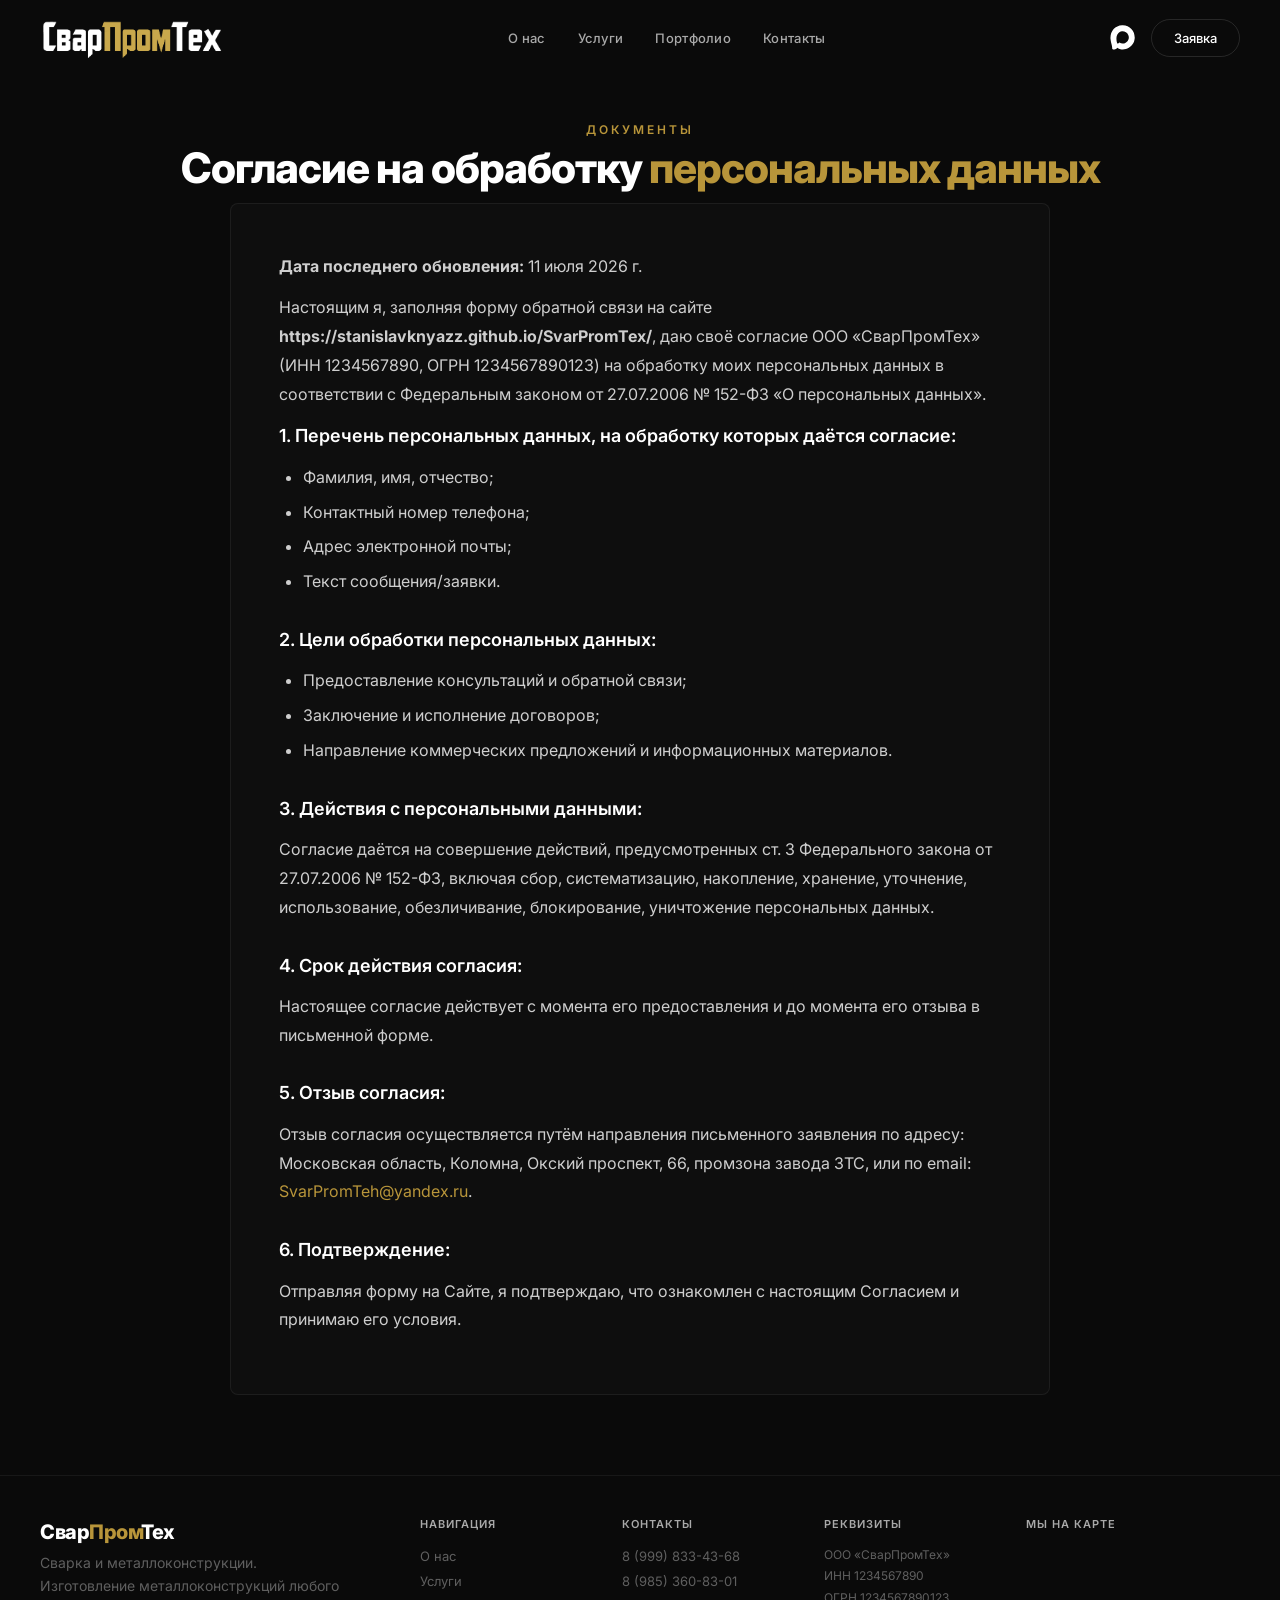
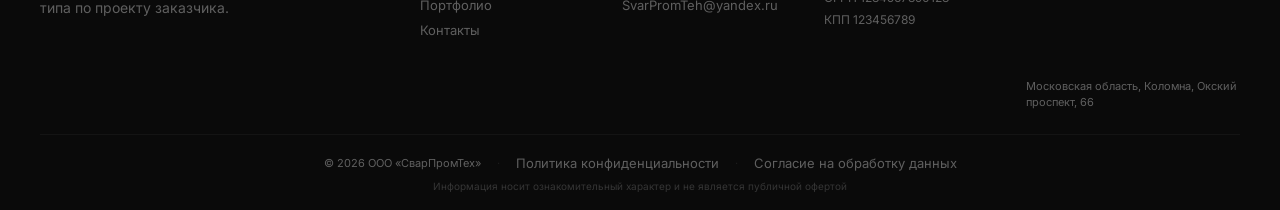
<file: consent.html>
<!DOCTYPE html>
<html lang="ru">
<head>
    <meta charset="UTF-8">
    <meta name="viewport" content="width=device-width, initial-scale=1.0">
    <title>Согласие на обработку данных — СварПромТех</title>
    <link href="https://fonts.googleapis.com/css2?family=Inter:wght@300;400;500;600;700;800;900&display=swap" rel="stylesheet">
    <link rel="stylesheet" href="css/style.css">
    <link rel="icon" type="image/x-icon" href="img/favicon.ico">
    <link rel="shortcut icon" href="img/favicon.ico">
    <style>
        .page-section { max-width: 1240px; margin: 0 auto; padding: 120px 40px 80px; }
        .document-content { max-width: 820px; margin: 0 auto; background: rgba(255,255,255,0.02); border: 1px solid rgba(255,255,255,0.06); border-radius: 8px; padding: 48px; color: rgba(255,255,255,0.8); line-height: 1.8; }
        .document-content h3 { color: #ffffff; font-size: 18px; font-weight: 600; margin-top: 28px; margin-bottom: 10px; }
        .document-content h3:first-of-type { margin-top: 0; }
        .document-content p { margin-bottom: 12px; }
        .document-content ul { padding-left: 24px; margin-bottom: 16px; }
        .document-content ul li { margin-bottom: 6px; }
        .document-content a { color: #b8953a; text-decoration: none; }
        .document-content a:hover { color: #d4b15a; }
        @media (max-width: 768px) { .page-section { padding: 100px 20px 60px; } .document-content { padding: 28px 20px; } .document-content h3 { font-size: 16px; } }
        @media (max-width: 480px) { .page-section { padding: 80px 16px 40px; } .document-content { padding: 20px 16px; } }
    </style>
</head>
<body>

    <!-- ==========================================
    ХЕДЕР
    ========================================== -->
    <header class="header" id="header">
        <a href="index.html" class="logo">
            <img src="img/logo.png" alt="СварПромТех" class="logo-img">
        </a>

        <ul class="nav-menu" id="navMenu">
            <li><a href="index.html#about">О нас</a></li>
            <li><a href="index.html#services">Услуги</a></li>
            <li><a href="portfolio.html">Портфолио</a></li>
            <li><a href="contact.html">Контакты</a></li>
        </ul>

        <div class="header-actions">
            <a href="https://max.ru/u/f9LHodD0cOILvpDcW-6CfAgxfOKYhWWN8TFmMfQDim4JHBUa7Xez9qytBx8" 
               target="_blank" 
               class="header-max" 
               aria-label="Написать в MAX">
                <img src="img/max-icon.svg?v=2" alt="MAX" class="header-max-icon">
            </a>
            <a href="contact.html" class="btn-outline">Заявка</a>
            <button class="burger" id="burger" aria-label="Меню">
                <span></span>
                <span></span>
                <span></span>
            </button>
        </div>
    </header>

    <!-- ==========================================
    СОГЛАСИЕ
    ========================================== -->
    <section class="page-section" id="consent">
        <div class="section-center">
            <span class="section-label">Документы</span>
            <h2 class="section-title">Согласие на обработку <span>персональных данных</span></h2>
        </div>

        <div class="document-content">
            <p><strong>Дата последнего обновления:</strong> 11 июля 2026 г.</p>

            <p>Настоящим я, заполняя форму обратной связи на сайте <strong>https://stanislavknyazz.github.io/SvarPromTex/</strong>, даю своё согласие ООО «СварПромТех» (ИНН 1234567890, ОГРН 1234567890123) на обработку моих персональных данных в соответствии с Федеральным законом от 27.07.2006 № 152-ФЗ «О персональных данных».</p>

            <h3>1. Перечень персональных данных, на обработку которых даётся согласие:</h3>
            <ul>
                <li>Фамилия, имя, отчество;</li>
                <li>Контактный номер телефона;</li>
                <li>Адрес электронной почты;</li>
                <li>Текст сообщения/заявки.</li>
            </ul>

            <h3>2. Цели обработки персональных данных:</h3>
            <ul>
                <li>Предоставление консультаций и обратной связи;</li>
                <li>Заключение и исполнение договоров;</li>
                <li>Направление коммерческих предложений и информационных материалов.</li>
            </ul>

            <h3>3. Действия с персональными данными:</h3>
            <p>Согласие даётся на совершение действий, предусмотренных ст. 3 Федерального закона от 27.07.2006 № 152-ФЗ, включая сбор, систематизацию, накопление, хранение, уточнение, использование, обезличивание, блокирование, уничтожение персональных данных.</p>

            <h3>4. Срок действия согласия:</h3>
            <p>Настоящее согласие действует с момента его предоставления и до момента его отзыва в письменной форме.</p>

            <h3>5. Отзыв согласия:</h3>
            <p>Отзыв согласия осуществляется путём направления письменного заявления по адресу: Московская область, Коломна, Окский проспект, 66, промзона завода ЗТС, или по email: <a href="mailto:SvarPromTeh@yandex.ru">SvarPromTeh@yandex.ru</a>.</p>

            <h3>6. Подтверждение:</h3>
            <p>Отправляя форму на Сайте, я подтверждаю, что ознакомлен с настоящим Согласием и принимаю его условия.</p>
        </div>
    </section>

    <!-- ==========================================
    ФУТЕР
    ========================================== -->
    <footer class="footer">
        <div class="footer-inner">
            <!-- Колонка 1: Бренд -->
            <div class="footer-brand">
                <div class="footer-logo">Свар<span>Пром</span>Тех</div>
                <p>Сварка и металлоконструкции. Изготовление металлоконструкций любого типа по проекту заказчика.</p>
            </div>

            <!-- Колонка 2: Навигация -->
            <div>
                <h5>Навигация</h5>
                <a href="index.html#about">О нас</a>
                <a href="index.html#services">Услуги</a>
                <a href="portfolio.html">Портфолио</a>
                <a href="contact.html">Контакты</a>
            </div>

            <!-- Колонка 3: Контакты -->
            <div>
                <h5>Контакты</h5>
                <a href="tel:+79998334368">8 (999) 833-43-68</a>
                <a href="tel:+79853608301">8 (985) 360-83-01</a>
                <a href="mailto:SvarPromTeh@yandex.ru">SvarPromTeh@yandex.ru</a>
            </div>

            <!-- Колонка 4: Реквизиты -->
            <div class="footer-reqs">
                <h5>Реквизиты</h5>
                <p>ООО «СварПромТех»<br>ИНН 1234567890<br>ОГРН 1234567890123<br>КПП 123456789</p>
            </div>

            <!-- Колонка 5: КАРТА -->
            <div class="footer-map-col">
                <h5>Мы на карте</h5>
                <div class="footer-map">
                    <iframe 
                        src="https://www.google.com/maps/embed?pb=!1m18!1m12!1m3!1d2284.4745614001686!2d38.804005200000006!3d55.0699398!2m3!1f0!2f0!3f0!3m2!1i1024!2i768!4f13.1!3m3!1m2!1s0x414a713d92f3d48d%3A0x4b8546d6c936e8e2!2z0J7QutGB0LrQuNC5INC_0YAuLCA2Niwg0JrQvtC70L7QvNC90LAsINCc0L7RgdC60L7QstGB0LrQsNGPINC-0LHQuy4sIDE0MDQwMg!5e0!3m2!1sru!2sru!4v1784116418961!5m2!1sru!2sru" 
                        width="100%" 
                        height="120" 
                        style="border:0; border-radius: 6px; margin-top: 4px;" 
                        allowfullscreen="" 
                        loading="lazy" 
                        referrerpolicy="strict-origin-when-cross-origin">
                    </iframe>
                    <p style="font-size: 11px; color: var(--text-muted); margin-top: 4px; line-height: 1.4;">
                        Московская область, Коломна, Окский проспект, 66
                    </p>
                </div>
            </div>
        </div>

        <div class="footer-legal">
            <div class="footer-legal-inner">
                <span>© 2026 ООО «СварПромТех»</span>
                <span class="sep">·</span>
                <a href="privacy.html">Политика конфиденциальности</a>
                <span class="sep">·</span>
                <a href="consent.html">Согласие на обработку данных</a>
            </div>
            <div class="footer-legal-inner footer-legal-small">
                <span>Информация носит ознакомительный характер и не является публичной офертой</span>
            </div>
        </div>
    </footer>
    <!-- ==========================================
    КНОПКА НАВЕРХ
    ========================================== -->
    <button class="back-to-top" id="backToTop" aria-label="Наверх">↑</button>

    <script src="js/script.js"></script>
</body>
</html>
</file>
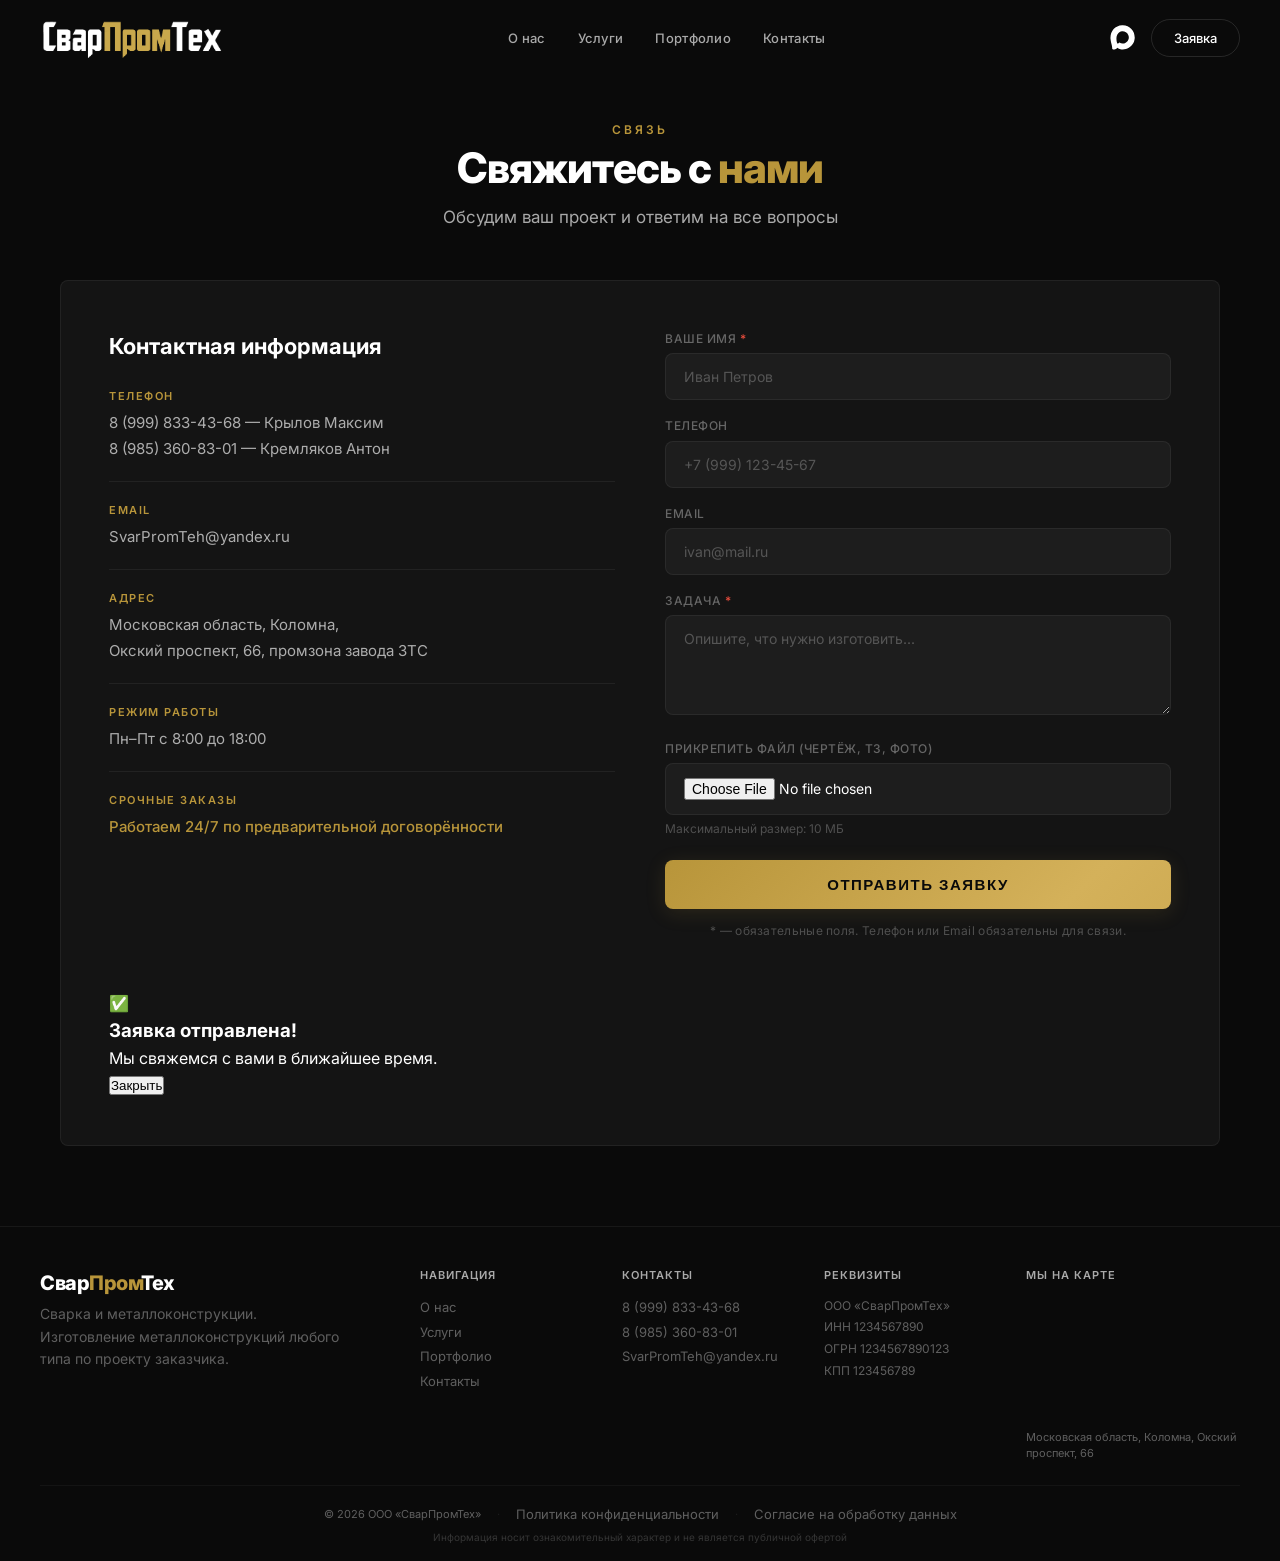
<file: contact.html>
<!DOCTYPE html>
<html lang="ru">
<head>
    <meta charset="UTF-8">
    <meta name="viewport" content="width=device-width, initial-scale=1.0">
    <title>Контакты — СварПромТех</title>
    <meta name="description" content="Контакты и форма заявки. Свяжитесь с нами для обсуждения вашего проекта.">
    
    <link href="https://fonts.googleapis.com/css2?family=Inter:wght@300;400;500;600;700;800;900&display=swap" rel="stylesheet">
    <link rel="stylesheet" href="css/style.css">
    <link rel="stylesheet" href="css/contact.css">
    <link rel="icon" type="image/x-icon" href="img/favicon.ico">
    <link rel="shortcut icon" href="img/favicon.ico">
</head>
<body>

    <!-- ==========================================
    ХЕДЕР
    ========================================== -->
    <header class="header" id="header">
        <a href="index.html" class="logo">
            <img src="img/logo.png" alt="СварПромТех" class="logo-img">
        </a>

        <ul class="nav-menu" id="navMenu">
            <li><a href="index.html#about">О нас</a></li>
            <li><a href="index.html#services">Услуги</a></li>
            <li><a href="portfolio.html">Портфолио</a></li>
            <li><a href="contact.html">Контакты</a></li>
        </ul>

        <div class="header-actions">
            <a href="https://max.ru/u/f9LHodD0cOILvpDcW-6CfAgxfOKYhWWN8TFmMfQDim4JHBUa7Xez9qytBx8" 
               target="_blank" 
               class="header-max" 
               aria-label="Написать в MAX">
                <img src="img/max-icon.svg?v=2" alt="MAX" class="header-max-icon">
            </a>
            <a href="contact.html" class="btn-outline">Заявка</a>
            <button class="burger" id="burger" aria-label="Меню">
                <span></span>
                <span></span>
                <span></span>
            </button>
        </div>
    </header>
    
    <!-- ==========================================
    КОНТАКТЫ + ЗАЯВКА
    ========================================== -->
    <section class="page-section" id="contact">
        <div class="section-center">
            <span class="section-label">Связь</span>
            <h2 class="section-title">Свяжитесь с <span>нами</span></h2>
            <p class="section-subtitle">Обсудим ваш проект и ответим на все вопросы</p>
        </div>

        <div class="contact-wrapper">
            <!-- Левая колонка — контакты -->
            <div class="contact-info">
                <h3>Контактная информация</h3>

                <div class="contact-item">
                    <span class="label">Телефон</span>
                    <span class="value">
                        <a href="tel:+79998334368">8 (999) 833-43-68</a> — Крылов Максим<br>
                        <a href="tel:+79853608301">8 (985) 360-83-01</a> — Кремляков Антон
                    </span>
                </div>

                <div class="contact-item">
                    <span class="label">Email</span>
                    <span class="value"><a href="mailto:SvarPromTeh@yandex.ru">SvarPromTeh@yandex.ru</a></span>
                </div>

                <div class="contact-item">
                    <span class="label">Адрес</span>
                    <span class="value">Московская область, Коломна,<br>Окский проспект, 66, промзона завода ЗТС</span>
                </div>

                <div class="contact-item">
                    <span class="label">Режим работы</span>
                    <span class="value">Пн–Пт с 8:00 до 18:00</span>
                </div>

                <div class="contact-item contact-note">
                    <span class="label">Срочные заказы</span>
                    <span class="value">Работаем 24/7 по предварительной договорённости</span>
                </div>
            </div>

            <!-- Правая колонка — форма -->
            <form class="contact-form" id="contactForm" enctype="multipart/form-data">
                <div class="form-group">
                    <label for="formName">Ваше имя <span style="color: #e74c3c;">*</span></label>
                    <input type="text" id="formName" placeholder="Иван Петров" required>
                </div>
                <div class="form-group">
                    <label for="formPhone">Телефон</label>
                    <input type="tel" id="formPhone" placeholder="+7 (999) 123-45-67">
                </div>
                <div class="form-group">
                    <label for="formEmail">Email</label>
                    <input type="email" id="formEmail" placeholder="ivan@mail.ru">
                </div>
                <div class="form-group">
                    <label for="formMessage">Задача <span style="color: #e74c3c;">*</span></label>
                    <textarea id="formMessage" placeholder="Опишите, что нужно изготовить..." required></textarea>
                </div>
                <div class="form-group">
                    <label for="formFile">Прикрепить файл (чертёж, ТЗ, фото)</label>
                    <input type="file" id="formFile" accept=".pdf,.jpg,.jpeg,.png,.doc,.docx,.dwg,.dxf">
                    <span style="font-size: 12px; color: rgba(255,255,255,0.25);">Максимальный размер: 10 МБ</span>
                </div>
                <button type="submit" class="btn-primary btn-full">Отправить заявку</button>
                <p class="form-hint">* — обязательные поля. Телефон или Email обязательны для связи.</p>
            </form>

            <!-- ==========================================
            УВЕДОМЛЕНИЕ ОБ ОТПРАВКЕ
            ========================================== -->
            <div class="form-notification" id="formNotification">
                <div class="notification-content">
                    <div class="notification-icon">✅</div>
                    <h3>Заявка отправлена!</h3>
                    <p>Мы свяжемся с вами в ближайшее время.</p>
                    <button class="notification-close" onclick="closeNotification()">Закрыть</button>
                </div>
            </div>
        </div>
    </section>
    
    <!-- ==========================================
    ФУТЕР
    ========================================== -->
    <footer class="footer">
        <div class="footer-inner">
            <!-- Колонка 1: Бренд -->
            <div class="footer-brand">
                <div class="footer-logo">Свар<span>Пром</span>Тех</div>
                <p>Сварка и металлоконструкции. Изготовление металлоконструкций любого типа по проекту заказчика.</p>
            </div>

            <!-- Колонка 2: Навигация -->
            <div>
                <h5>Навигация</h5>
                <a href="index.html#about">О нас</a>
                <a href="index.html#services">Услуги</a>
                <a href="portfolio.html">Портфолио</a>
                <a href="contact.html">Контакты</a>
            </div>

            <!-- Колонка 3: Контакты -->
            <div>
                <h5>Контакты</h5>
                <a href="tel:+79998334368">8 (999) 833-43-68</a>
                <a href="tel:+79853608301">8 (985) 360-83-01</a>
                <a href="mailto:SvarPromTeh@yandex.ru">SvarPromTeh@yandex.ru</a>
            </div>

            <!-- Колонка 4: Реквизиты -->
            <div class="footer-reqs">
                <h5>Реквизиты</h5>
                <p>ООО «СварПромТех»<br>ИНН 1234567890<br>ОГРН 1234567890123<br>КПП 123456789</p>
            </div>

            <!-- Колонка 5: КАРТА -->
            <div class="footer-map-col">
                <h5>Мы на карте</h5>
                <div class="footer-map">
                    <iframe 
                        src="https://www.google.com/maps/embed?pb=!1m18!1m12!1m3!1d2284.4745614001686!2d38.804005200000006!3d55.0699398!2m3!1f0!2f0!3f0!3m2!1i1024!2i768!4f13.1!3m3!1m2!1s0x414a713d92f3d48d%3A0x4b8546d6c936e8e2!2z0J7QutGB0LrQuNC5INC_0YAuLCA2Niwg0JrQvtC70L7QvNC90LAsINCc0L7RgdC60L7QstGB0LrQsNGPINC-0LHQuy4sIDE0MDQwMg!5e0!3m2!1sru!2sru!4v1784116418961!5m2!1sru!2sru" 
                        width="100%" 
                        height="120" 
                        style="border:0; border-radius: 6px; margin-top: 4px;" 
                        allowfullscreen="" 
                        loading="lazy" 
                        referrerpolicy="strict-origin-when-cross-origin">
                    </iframe>
                    <p style="font-size: 11px; color: var(--text-muted); margin-top: 4px; line-height: 1.4;">
                        Московская область, Коломна, Окский проспект, 66
                    </p>
                </div>
            </div>
        </div>

        <div class="footer-legal">
            <div class="footer-legal-inner">
                <span>© 2026 ООО «СварПромТех»</span>
                <span class="sep">·</span>
                <a href="privacy.html">Политика конфиденциальности</a>
                <span class="sep">·</span>
                <a href="consent.html">Согласие на обработку данных</a>
            </div>
            <div class="footer-legal-inner footer-legal-small">
                <span>Информация носит ознакомительный характер и не является публичной офертой</span>
            </div>
        </div>
    </footer>
    <!-- ==========================================
    КНОПКА НАВЕРХ
    ========================================== -->
    <button class="back-to-top" id="backToTop" aria-label="Наверх">↑</button>

    <script src="js/script.js"></script>
    <script src="js/contact.js"></script>
</body>
</html>
</file>
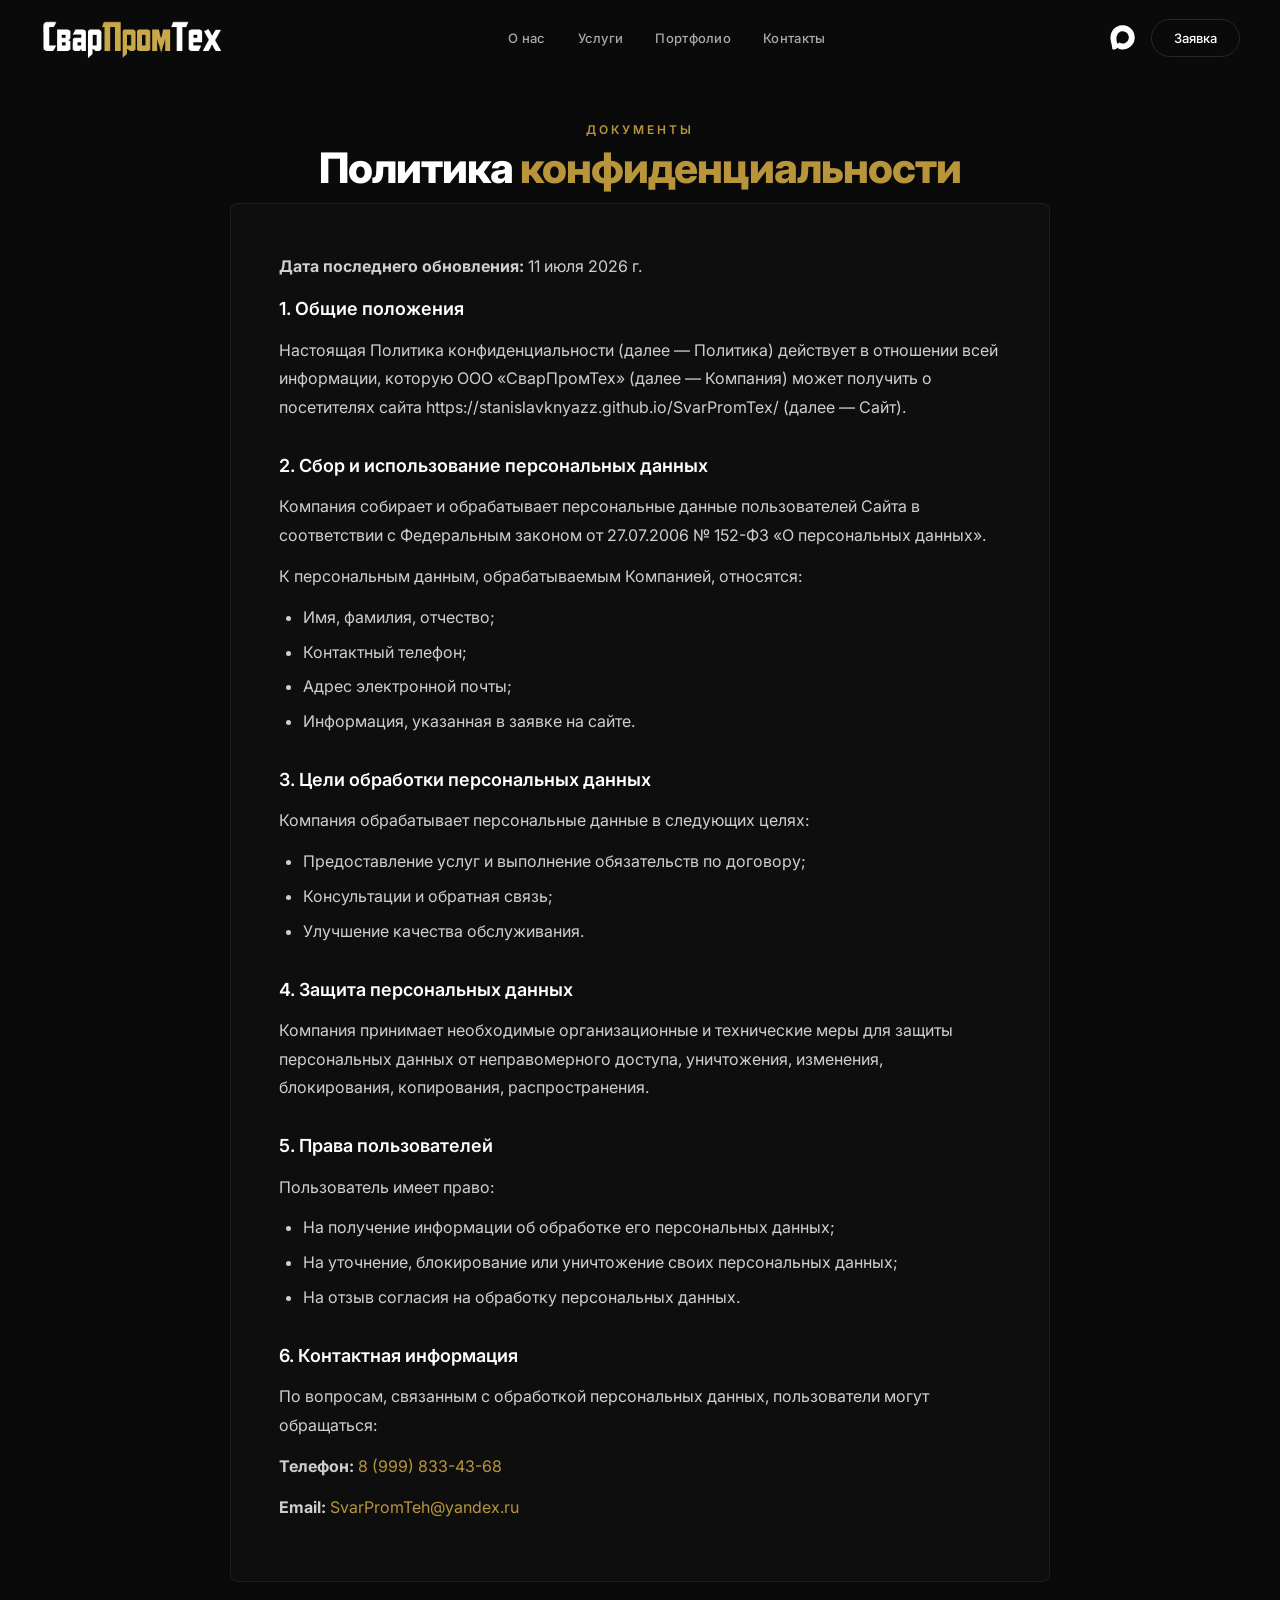
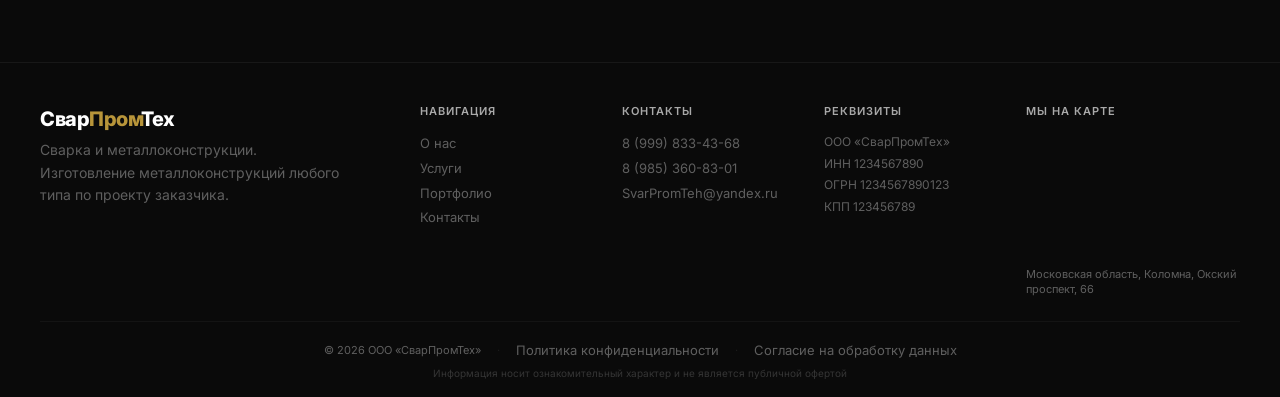
<file: privacy.html>
<!DOCTYPE html>
<html lang="ru">
<head>
    <meta charset="UTF-8">
    <meta name="viewport" content="width=device-width, initial-scale=1.0">
    <title>Политика конфиденциальности — СварПромТех</title>
    <link href="https://fonts.googleapis.com/css2?family=Inter:wght@300;400;500;600;700;800;900&display=swap" rel="stylesheet">
    <link rel="stylesheet" href="css/style.css">
    <link rel="icon" type="image/x-icon" href="img/favicon.ico">
    <link rel="shortcut icon" href="img/favicon.ico">
    <style>
        .page-section { max-width: 1240px; margin: 0 auto; padding: 120px 40px 80px; }
        .document-content { max-width: 820px; margin: 0 auto; background: rgba(255,255,255,0.02); border: 1px solid rgba(255,255,255,0.06); border-radius: 8px; padding: 48px; color: rgba(255,255,255,0.8); line-height: 1.8; }
        .document-content h3 { color: #ffffff; font-size: 18px; font-weight: 600; margin-top: 28px; margin-bottom: 10px; }
        .document-content h3:first-of-type { margin-top: 0; }
        .document-content p { margin-bottom: 12px; }
        .document-content ul { padding-left: 24px; margin-bottom: 16px; }
        .document-content ul li { margin-bottom: 6px; }
        .document-content a { color: #b8953a; text-decoration: none; }
        .document-content a:hover { color: #d4b15a; }
        @media (max-width: 768px) { .page-section { padding: 100px 20px 60px; } .document-content { padding: 28px 20px; } .document-content h3 { font-size: 16px; } }
        @media (max-width: 480px) { .page-section { padding: 80px 16px 40px; } .document-content { padding: 20px 16px; } }
    </style>
</head>
<body>

    <!-- ==========================================
    ХЕДЕР
    ========================================== -->
    <header class="header" id="header">
        <a href="index.html" class="logo">
            <img src="img/logo.png" alt="СварПромТех" class="logo-img">
        </a>

        <ul class="nav-menu" id="navMenu">
            <li><a href="index.html#about">О нас</a></li>
            <li><a href="index.html#services">Услуги</a></li>
            <li><a href="portfolio.html">Портфолио</a></li>
            <li><a href="contact.html">Контакты</a></li>
        </ul>

        <div class="header-actions">
            <a href="https://max.ru/u/f9LHodD0cOILvpDcW-6CfAgxfOKYhWWN8TFmMfQDim4JHBUa7Xez9qytBx8" 
               target="_blank" 
               class="header-max" 
               aria-label="Написать в MAX">
                <img src="img/max-icon.svg?v=2" alt="MAX" class="header-max-icon">
            </a>
            <a href="contact.html" class="btn-outline">Заявка</a>
            <button class="burger" id="burger" aria-label="Меню">
                <span></span>
                <span></span>
                <span></span>
            </button>
        </div>
    </header>

    <!-- ==========================================
    ПОЛИТИКА
    ========================================== -->
    <section class="page-section" id="privacy">
        <div class="section-center">
            <span class="section-label">Документы</span>
            <h2 class="section-title">Политика <span>конфиденциальности</span></h2>
        </div>

        <div class="document-content">
            <p><strong>Дата последнего обновления:</strong> 11 июля 2026 г.</p>

            <h3>1. Общие положения</h3>
            <p>Настоящая Политика конфиденциальности (далее — Политика) действует в отношении всей информации, которую ООО «СварПромТех» (далее — Компания) может получить о посетителях сайта https://stanislavknyazz.github.io/SvarPromTex/ (далее — Сайт).</p>

            <h3>2. Сбор и использование персональных данных</h3>
            <p>Компания собирает и обрабатывает персональные данные пользователей Сайта в соответствии с Федеральным законом от 27.07.2006 № 152-ФЗ «О персональных данных».</p>
            <p>К персональным данным, обрабатываемым Компанией, относятся:</p>
            <ul>
                <li>Имя, фамилия, отчество;</li>
                <li>Контактный телефон;</li>
                <li>Адрес электронной почты;</li>
                <li>Информация, указанная в заявке на сайте.</li>
            </ul>

            <h3>3. Цели обработки персональных данных</h3>
            <p>Компания обрабатывает персональные данные в следующих целях:</p>
            <ul>
                <li>Предоставление услуг и выполнение обязательств по договору;</li>
                <li>Консультации и обратная связь;</li>
                <li>Улучшение качества обслуживания.</li>
            </ul>

            <h3>4. Защита персональных данных</h3>
            <p>Компания принимает необходимые организационные и технические меры для защиты персональных данных от неправомерного доступа, уничтожения, изменения, блокирования, копирования, распространения.</p>

            <h3>5. Права пользователей</h3>
            <p>Пользователь имеет право:</p>
            <ul>
                <li>На получение информации об обработке его персональных данных;</li>
                <li>На уточнение, блокирование или уничтожение своих персональных данных;</li>
                <li>На отзыв согласия на обработку персональных данных.</li>
            </ul>

            <h3>6. Контактная информация</h3>
            <p>По вопросам, связанным с обработкой персональных данных, пользователи могут обращаться:</p>
            <p><strong>Телефон:</strong> <a href="tel:+79998334368">8 (999) 833-43-68</a></p>
            <p><strong>Email:</strong> <a href="mailto:SvarPromTeh@yandex.ru">SvarPromTeh@yandex.ru</a></p>
        </div>
    </section>

    <!-- ==========================================
    ФУТЕР
    ========================================== -->
    <footer class="footer">
        <div class="footer-inner">
            <!-- Колонка 1: Бренд -->
            <div class="footer-brand">
                <div class="footer-logo">Свар<span>Пром</span>Тех</div>
                <p>Сварка и металлоконструкции. Изготовление металлоконструкций любого типа по проекту заказчика.</p>
            </div>

            <!-- Колонка 2: Навигация -->
            <div>
                <h5>Навигация</h5>
                <a href="index.html#about">О нас</a>
                <a href="index.html#services">Услуги</a>
                <a href="portfolio.html">Портфолио</a>
                <a href="contact.html">Контакты</a>
            </div>

            <!-- Колонка 3: Контакты -->
            <div>
                <h5>Контакты</h5>
                <a href="tel:+79998334368">8 (999) 833-43-68</a>
                <a href="tel:+79853608301">8 (985) 360-83-01</a>
                <a href="mailto:SvarPromTeh@yandex.ru">SvarPromTeh@yandex.ru</a>
            </div>

            <!-- Колонка 4: Реквизиты -->
            <div class="footer-reqs">
                <h5>Реквизиты</h5>
                <p>ООО «СварПромТех»<br>ИНН 1234567890<br>ОГРН 1234567890123<br>КПП 123456789</p>
            </div>

            <!-- Колонка 5: КАРТА -->
            <div class="footer-map-col">
                <h5>Мы на карте</h5>
                <div class="footer-map">
                    <iframe 
                        src="https://www.google.com/maps/embed?pb=!1m18!1m12!1m3!1d2284.4745614001686!2d38.804005200000006!3d55.0699398!2m3!1f0!2f0!3f0!3m2!1i1024!2i768!4f13.1!3m3!1m2!1s0x414a713d92f3d48d%3A0x4b8546d6c936e8e2!2z0J7QutGB0LrQuNC5INC_0YAuLCA2Niwg0JrQvtC70L7QvNC90LAsINCc0L7RgdC60L7QstGB0LrQsNGPINC-0LHQuy4sIDE0MDQwMg!5e0!3m2!1sru!2sru!4v1784116418961!5m2!1sru!2sru" 
                        width="100%" 
                        height="120" 
                        style="border:0; border-radius: 6px; margin-top: 4px;" 
                        allowfullscreen="" 
                        loading="lazy" 
                        referrerpolicy="strict-origin-when-cross-origin">
                    </iframe>
                    <p style="font-size: 11px; color: var(--text-muted); margin-top: 4px; line-height: 1.4;">
                        Московская область, Коломна, Окский проспект, 66
                    </p>
                </div>
            </div>
        </div>

        <div class="footer-legal">
            <div class="footer-legal-inner">
                <span>© 2026 ООО «СварПромТех»</span>
                <span class="sep">·</span>
                <a href="privacy.html">Политика конфиденциальности</a>
                <span class="sep">·</span>
                <a href="consent.html">Согласие на обработку данных</a>
            </div>
            <div class="footer-legal-inner footer-legal-small">
                <span>Информация носит ознакомительный характер и не является публичной офертой</span>
            </div>
        </div>
    </footer>

    <!-- ==========================================
    КНОПКА НАВЕРХ
    ========================================== -->
    <button class="back-to-top" id="backToTop" aria-label="Наверх">↑</button>

    <script src="js/script.js"></script>
</body>
</html>
</file>
<file: css/style.css>
/* ============================================
   БАЗА
   ============================================ */
* {
    margin: 0;
    padding: 0;
    box-sizing: border-box;
}

:root {
    --gold: #b8953a;
    --gold-dark: #9a7a2e;
    --gold-light: #d4b15a;
    --dark: #0a0a0a;
    --dark-card: #121212;
    --gray: #141414;
    --gray-light: #f5f5f5;
    --white: #ffffff;
    --text-muted: rgba(255,255,255,0.35);
    --text-secondary: rgba(255,255,255,0.65);
    --border: rgba(255,255,255,0.06);
    --radius: 8px;
    --transition: 0.35s cubic-bezier(0.25, 0.46, 0.45, 0.94);
    --shadow: 0 20px 60px rgba(0,0,0,0.4);
}

html {
    scroll-behavior: smooth;
}

body {
    font-family: 'Inter', -apple-system, BlinkMacSystemFont, sans-serif;
    background: var(--dark);
    color: var(--white);
    line-height: 1.6;
    -webkit-font-smoothing: antialiased;
    -moz-osx-font-smoothing: grayscale;
}

img {
    max-width: 100%;
    height: auto;
    display: block;
}

a {
    text-decoration: none;
    color: inherit;
}

/* ============================================
   СКРОЛЛБАР — КРАСИВЫЙ
   ============================================ */
::-webkit-scrollbar {
    width: 8px;
    height: 8px;
}

::-webkit-scrollbar-track {
    background: var(--dark);
    border-radius: 4px;
}

::-webkit-scrollbar-thumb {
    background: linear-gradient(180deg, var(--gold), var(--gold-light));
    border-radius: 4px;
    border: 2px solid var(--dark);
}

::-webkit-scrollbar-thumb:hover {
    background: var(--gold-light);
}

/* Firefox */
* {
    scrollbar-width: thin;
    scrollbar-color: var(--gold) var(--dark);
}

/* ============================================
   ЛОГОТИП
   ============================================ */
.logo {
    display: flex;
    align-items: center;
    flex-shrink: 0;
    text-decoration: none;
}

.logo-img {
    height: 44px;
    width: auto;
    display: block;
}

/* ============================================
   ИКОНКА MAX В ХЕДЕРЕ
   ============================================ */
.header-max {
    display: flex;
    align-items: center;
    justify-content: center;
    flex-shrink: 0;
    text-decoration: none;
    width: 25px;
    height: 25px;
}

.header-max:hover {
    transform: scale(1.1);
}

.header-max-icon {
    width: 40px;
    height: 40px;
    object-fit: contain;
    display: block;
    border-radius: 50%;
}

/* ============================================
   МИНИ-КАРТА В ФУТЕРЕ
   ============================================ */
.footer-map {
    margin-top: 8px;
}

.footer-map iframe {
    width: 100%;
    height: 120px;
    border-radius: 6px;
    border: 1px solid rgba(255,255,255,0.06);
}

.footer-map p {
    font-size: 11px !important;
    color: var(--text-muted) !important;
    margin-top: 4px !important;
    line-height: 1.4 !important;
    max-width: 100% !important;
}

/* ============================================
   ФУТЕР — 5 КОЛОНОК
   ============================================ */
.footer-inner {
    max-width: 1240px;
    margin: 0 auto;
    display: grid;
    grid-template-columns: 2fr 1fr 1fr 1fr 1.2fr;
    gap: 24px;
    padding-bottom: 24px;
    border-bottom: 1px solid rgba(255,255,255,0.04);
}

.footer-map-col h5 {
    font-size: 11px;
    font-weight: 600;
    text-transform: uppercase;
    letter-spacing: 1px;
    color: var(--text-secondary);
    margin-bottom: 8px;
}

.footer-map {
    margin-top: 0;
}

.footer-map iframe {
    width: 100%;
    height: 120px;
    border-radius: 6px;
    border: 1px solid rgba(255,255,255,0.06);
}

.footer-map p {
    font-size: 11px !important;
    color: var(--text-muted) !important;
    margin-top: 4px !important;
    line-height: 1.4 !important;
    max-width: 100% !important;
}

/* ============================================
   ЗАЩИТА ОТ КОПИРОВАНИЯ
   ============================================ */
body {
    -webkit-user-select: none;
    -moz-user-select: none;
    -ms-user-select: none;
    user-select: none;
}

img {
    -webkit-user-drag: none;
    -moz-user-drag: none;
    -ms-user-drag: none;
    user-drag: none;
    pointer-events: auto;
}

img {
    -webkit-touch-callout: none;
}

input, textarea, .nav-menu, .hero-content {
    -webkit-user-select: text;
    -moz-user-select: text;
    -ms-user-select: text;
    user-select: text;
}

/* ============================================
   ХЕДЕР
   ============================================ */
.header {
    position: fixed;
    top: 0;
    left: 0;
    width: 100%;
    padding: 16px 40px;
    display: flex;
    justify-content: space-between;
    align-items: center;
    z-index: 1000;
    background: transparent;
    transition: var(--transition);
}

.header.scrolled {
    background: rgba(10,10,10,0.92);
    backdrop-filter: blur(20px);
    -webkit-backdrop-filter: blur(20px);
    border-bottom: 1px solid rgba(255,255,255,0.04);
    padding: 10px 40px;
}

.nav-menu {
    display: flex;
    gap: 32px;
    list-style: none;
}

.nav-menu a {
    color: var(--text-secondary);
    font-size: 13px;
    font-weight: 500;
    letter-spacing: 0.3px;
    transition: var(--transition);
    position: relative;
}

.nav-menu a::after {
    content: '';
    position: absolute;
    bottom: -4px;
    left: 0;
    width: 0;
    height: 2px;
    background: var(--gold);
    transition: var(--transition);
}

.nav-menu a:hover {
    color: var(--white);
}
.nav-menu a:hover::after {
    width: 100%;
}

.header-actions {
    display: flex;
    align-items: center;
    gap: 16px;
}

.header-phone {
    color: var(--white);
    font-weight: 500;
    font-size: 14px;
    transition: var(--transition);
}

.header-phone:hover {
    color: var(--gold);
}

.btn-outline {
    padding: 8px 22px;
    border: 1px solid rgba(255,255,255,0.12);
    border-radius: 50px;
    color: var(--white);
    font-size: 13px;
    font-weight: 500;
    transition: var(--transition);
    background: transparent;
    cursor: pointer;
}

.btn-outline:hover {
    border-color: var(--gold);
    color: var(--gold);
    background: rgba(184,149,58,0.06);
}

.burger {
    display: none;
    flex-direction: column;
    gap: 5px;
    background: none;
    border: none;
    cursor: pointer;
    padding: 4px;
}

.burger span {
    width: 26px;
    height: 2px;
    background: var(--white);
    transition: var(--transition);
    border-radius: 2px;
    display: block;
}

.burger.active span:nth-child(1) {
    transform: rotate(45deg) translate(5px, 5px);
}
.burger.active span:nth-child(2) {
    opacity: 0;
    transform: scaleX(0);
}
.burger.active span:nth-child(3) {
    transform: rotate(-45deg) translate(5px, -5px);
}

/* ============================================
   ГЕРОЙ
   ============================================ */
.hero {
    position: relative;
    width: 100%;
    height: 100vh;
    min-height: 640px;
    overflow: hidden;
    display: flex;
    align-items: center;
}

.hero-bg {
    position: absolute;
    top: 0;
    left: 0;
    width: 100%;
    height: 100%;
    z-index: 0;
}

.hero-bg .slide {
    position: absolute;
    top: 0;
    left: 0;
    width: 100%;
    height: 100%;
    opacity: 0;
    background-size: cover;
    background-position: center;
    transition: opacity 1.2s ease, transform 8s ease;
    transform: scale(1);
}

.hero-bg .slide.active {
    opacity: 1;
    transform: scale(1.05);
}

.hero-overlay {
    position: absolute;
    top: 0;
    left: 0;
    width: 100%;
    height: 100%;
    z-index: 1;
    background: 
        radial-gradient(ellipse at 70% 50%, transparent 40%, rgba(0,0,0,0.5) 100%),
        linear-gradient(135deg, 
            rgba(0,0,0,0.85) 0%, 
            rgba(0,0,0,0.50) 40%, 
            rgba(0,0,0,0.30) 60%, 
            rgba(0,0,0,0.70) 100%
        ),
        linear-gradient(0deg, 
            rgba(10,8,5,0.6) 0%, 
            transparent 60%
        );
    pointer-events: none;
}

.hero-overlay::after {
    content: '';
    position: absolute;
    top: 0;
    left: 0;
    width: 100%;
    height: 100%;
    background-image: url("data:image/svg+xml,%3Csvg viewBox='0 0 512 512' xmlns='http://www.w3.org/2000/svg'%3E%3Cfilter id='noise'%3E%3CfeTurbulence type='fractalNoise' baseFrequency='0.65' numOctaves='1' stitchTiles='stitch'/%3E%3C/filter%3E%3Crect width='100%25' height='100%25' filter='url(%23noise)' opacity='0.04'/%3E%3C/svg%3E");
    opacity: 0.5;
    pointer-events: none;
}

.hero-content {
    position: relative;
    z-index: 2;
    max-width: 780px;
    padding: 0 40px;
}

.hero-badge {
    display: inline-block;
    border: 1px solid rgba(184,149,58,0.3);
    padding: 5px 24px;
    border-radius: 50px;
    font-size: 11px;
    font-weight: 500;
    letter-spacing: 2.5px;
    text-transform: uppercase;
    color: var(--gold);
    background: rgba(0,0,0,0.4);
    backdrop-filter: blur(8px);
    -webkit-backdrop-filter: blur(8px);
    margin-bottom: 24px;
    box-shadow: 0 4px 20px rgba(0,0,0,0.2);
}

.hero-content h1 {
    font-size: clamp(38px, 5.5vw, 66px);
    font-weight: 900;
    line-height: 1.05;
    letter-spacing: -1.5px;
    margin-bottom: 16px;
    text-shadow: 0 4px 40px rgba(0,0,0,0.6);
}

.hero-content h1 span {
    color: var(--gold);
    text-shadow: 0 0 60px rgba(184,149,58,0.15);
}

.hero-content p {
    font-size: 18px;
    color: rgba(255,255,255,0.8);
    max-width: 520px;
    line-height: 1.8;
    margin-bottom: 32px;
    text-shadow: 0 2px 20px rgba(0,0,0,0.5);
}

.hero-buttons {
    display: flex;
    gap: 14px;
    flex-wrap: wrap;
}

.hero-dots {
    position: absolute;
    bottom: 32px;
    left: 50%;
    transform: translateX(-50%);
    z-index: 3;
    display: flex;
    gap: 10px;
}

.hero-dots .dot {
    width: 10px;
    height: 10px;
    border-radius: 50%;
    background: rgba(255,255,255,0.12);
    border: 2px solid transparent;
    cursor: pointer;
    transition: var(--transition);
}

.hero-dots .dot.active {
    background: var(--gold);
    border-color: var(--gold);
    transform: scale(1.2);
}

.hero-dots .dot:hover {
    background: rgba(255,255,255,0.25);
}

/* ============================================
   КНОПКИ
   ============================================ */
.btn-primary {
    display: inline-flex;
    align-items: center;
    justify-content: center;
    gap: 10px;
    padding: 16px 42px;
    background: linear-gradient(135deg, #b8953a 0%, #d4b15a 40%, #b8953a 100%);
    background-size: 200% 200%;
    color: #0a0a0a;
    border: none;
    border-radius: 4px;
    font-weight: 700;
    font-size: 14px;
    text-transform: uppercase;
    letter-spacing: 1.5px;
    text-decoration: none;
    transition: all 0.4s ease;
    cursor: pointer;
    position: relative;
    overflow: hidden;
    box-shadow: 0 4px 20px rgba(184,149,58,0.15);
}

.btn-primary::before {
    content: '';
    position: absolute;
    top: -50%;
    left: -50%;
    width: 200%;
    height: 200%;
    background: linear-gradient(45deg, transparent 30%, rgba(255,255,255,0.1) 40%, rgba(255,255,255,0.2) 50%, rgba(255,255,255,0.1) 60%, transparent 70%);
    transform: rotate(45deg) translateX(-100%);
    transition: 0.8s ease;
}

.btn-primary:hover::before {
    transform: rotate(45deg) translateX(100%);
}

.btn-primary:hover {
    background: linear-gradient(135deg, #d4b15a 0%, #e8ca7a 40%, #d4b15a 100%);
    background-size: 200% 200%;
    transform: translateY(-3px);
    box-shadow: 0 12px 40px rgba(184,149,58,0.3);
}

.btn-primary:active {
    transform: translateY(0px) scale(0.97);
}

.btn-primary .arrow {
    display: inline-block;
    transition: transform 0.3s ease;
    font-size: 18px;
    line-height: 1;
}

.btn-primary:hover .arrow {
    transform: translateX(4px);
}

.btn-secondary {
    display: inline-flex;
    align-items: center;
    justify-content: center;
    gap: 10px;
    padding: 16px 42px;
    background: transparent;
    color: var(--white);
    border: 1.5px solid rgba(255,255,255,0.2);
    border-radius: 4px;
    font-weight: 600;
    font-size: 14px;
    text-transform: uppercase;
    letter-spacing: 1.5px;
    text-decoration: none;
    transition: all 0.4s ease;
    cursor: pointer;
    position: relative;
}

.btn-secondary::after {
    content: '';
    position: absolute;
    bottom: 0;
    left: 50%;
    width: 0;
    height: 2px;
    background: var(--gold);
    transition: all 0.4s ease;
    transform: translateX(-50%);
}

.btn-secondary:hover {
    border-color: var(--gold);
    color: var(--gold);
    background: rgba(184,149,58,0.05);
    transform: translateY(-3px);
}

.btn-secondary:hover::after {
    width: 60%;
}

.btn-secondary:active {
    transform: translateY(0px) scale(0.97);
}

.btn-secondary .arrow {
    display: inline-block;
    transition: transform 0.3s ease;
    font-size: 18px;
    line-height: 1;
}

.btn-secondary:hover .arrow {
    transform: translateX(4px);
}

/* ============================================
   СЕКЦИИ
   ============================================ */
.section {
    max-width: 1240px;
    margin: 0 auto;
    padding: 80px 40px;
}

.section-dark {
    background: var(--dark);
}

.section-gray {
    background: var(--gray);
}

.section-light {
    background: var(--gray-light);
    color: var(--dark);
}

.section-label {
    font-size: 12px;
    font-weight: 600;
    letter-spacing: 3px;
    text-transform: uppercase;
    color: var(--gold);
    display: block;
    margin-bottom: 6px;
}

.section-title {
    font-size: clamp(30px, 3.5vw, 42px);
    font-weight: 800;
    letter-spacing: -1px;
    line-height: 1.1;
    margin-bottom: 12px;
}

.section-title span {
    color: var(--gold);
}

.section-subtitle {
    font-size: 17px;
    color: var(--text-secondary);
    max-width: 540px;
    line-height: 1.7;
}

.section-center {
    text-align: center;
}

.section-center .section-subtitle {
    margin: 0 auto 48px;
}

/* ============================================
   О НАС
   ============================================ */
.about-grid {
    display: grid;
    grid-template-columns: 1fr 1fr;
    gap: 60px;
    align-items: center;
}

.about-text p {
    font-size: 16px;
    color: var(--text-secondary);
    line-height: 1.8;
    margin-bottom: 16px;
}

.about-stats {
    display: grid;
    grid-template-columns: 1fr 1fr;
    gap: 24px 40px;
    margin-top: 8px;
}

.stat-item {
    border-left: 2px solid var(--gold);
    padding-left: 16px;
}

.stat-number {
    font-weight: 800;
    font-size: 32px;
    color: var(--gold);
    line-height: 1.2;
}

.stat-label {
    font-size: 12px;
    text-transform: uppercase;
    letter-spacing: 0.5px;
    color: var(--text-muted);
}

.about-image {
    background: var(--gray);
    border-radius: var(--radius);
    height: 400px;
    overflow: hidden;
    position: relative;
}

.about-image img {
    width: 100%;
    height: 100%;
    object-fit: cover;
}

/* ============================================
   УСЛУГИ — 4 КАРТОЧКИ
   ============================================ */
.services-grid {
    display: grid;
    grid-template-columns: repeat(4, 1fr);
    gap: 20px;
    margin-top: 12px;
}

.service-card {
    background: rgba(255,255,255,0.02);
    border: 1px solid var(--border);
    border-radius: var(--radius);
    padding: 32px 28px;
    transition: var(--transition);
    position: relative;
}

.service-card:hover {
    background: rgba(255,255,255,0.04);
    border-color: rgba(184,149,58,0.15);
    transform: translateY(-4px);
}

.service-number {
    font-family: 'Inter', sans-serif;
    font-weight: 800;
    font-size: 14px;
    color: var(--gold);
    letter-spacing: 1px;
    display: block;
    margin-bottom: 8px;
    opacity: 0.6;
}

.service-card h3 {
    font-size: 18px;
    font-weight: 600;
    margin-bottom: 8px;
}

.service-card p {
    font-size: 14px;
    color: var(--text-secondary);
    line-height: 1.7;
}

/* ============================================
   ФУТЕР
   ============================================ */
.footer {
    background: var(--dark);
    padding: 40px 40px 16px;
    border-top: 1px solid var(--border);
}

.footer-brand p {
    font-size: 14px;
    color: var(--text-muted);
    margin-top: 4px;
    max-width: 300px;
    line-height: 1.6;
}

.footer-logo {
    font-weight: 800;
    font-size: 20px;
    letter-spacing: -0.5px;
}

.footer-logo span {
    color: var(--gold);
}

.footer h5 {
    font-size: 11px;
    font-weight: 600;
    text-transform: uppercase;
    letter-spacing: 1px;
    color: var(--text-secondary);
    margin-bottom: 10px;
}

.footer a {
    display: block;
    color: var(--text-muted);
    font-size: 13px;
    padding: 2px 0;
    transition: var(--transition);
}

.footer a:hover {
    color: var(--white);
}

.footer-reqs p {
    font-size: 12px;
    color: var(--text-muted);
    line-height: 1.8;
    margin: 0;
}

.footer-legal {
    max-width: 1240px;
    margin: 0 auto;
    padding-top: 16px;
}

.footer-legal-inner {
    display: flex;
    justify-content: center;
    align-items: center;
    flex-wrap: wrap;
    gap: 4px 16px;
    font-size: 11px;
    color: var(--text-muted);
    text-align: center;
}

.footer-legal-inner .sep {
    color: rgba(255,255,255,0.08);
}

.footer-legal-inner a {
    color: var(--text-muted);
    transition: var(--transition);
}

.footer-legal-inner a:hover {
    color: var(--white);
}

.footer-legal-small {
    font-size: 10px;
    opacity: 0.5;
    margin-top: 2px;
}

/* ============================================
   СТРАНИЦЫ (CONTACT, PORTFOLIO, PRIVACY, CONSENT)
   ============================================ */
.page-section {
    max-width: 1240px;
    margin: 0 auto;
    padding: 120px 40px 80px;
}

.document-content {
    max-width: 820px;
    margin: 0 auto;
    background: rgba(255,255,255,0.02);
    border: 1px solid rgba(255,255,255,0.06);
    border-radius: 8px;
    padding: 48px;
    color: rgba(255,255,255,0.8);
    line-height: 1.8;
}

.document-content h3 {
    color: #ffffff;
    font-size: 18px;
    font-weight: 600;
    margin-top: 28px;
    margin-bottom: 10px;
}

.document-content h3:first-of-type {
    margin-top: 0;
}

.document-content p {
    margin-bottom: 12px;
}

.document-content ul {
    padding-left: 24px;
    margin-bottom: 16px;
}

.document-content ul li {
    margin-bottom: 6px;
}

.document-content a {
    color: #b8953a;
    text-decoration: none;
}

.document-content a:hover {
    color: #d4b15a;
}

/* ============================================
   КНОПКА НАВЕРХ
   ============================================ */
.back-to-top {
    position: fixed;
    bottom: 30px;
    right: 30px;
    width: 50px;
    height: 50px;
    border-radius: 50%;
    background: var(--gold);
    color: #0a0a0a;
    border: none;
    font-size: 24px;
    font-weight: 700;
    cursor: pointer;
    opacity: 0;
    visibility: hidden;
    transition: all 0.3s ease;
    z-index: 999;
    box-shadow: 0 4px 20px rgba(184,149,58,0.3);
}

.back-to-top.visible {
    opacity: 1;
    visibility: visible;
}

.back-to-top:hover {
    transform: translateY(-3px);
    background: var(--gold-light);
    box-shadow: 0 8px 30px rgba(184,149,58,0.4);
}

.back-to-top:active {
    transform: scale(0.95);
}

/* ============================================
   АНИМАЦИИ
   ============================================ */
.fade-up {
    opacity: 0;
    transform: translateY(30px);
    transition: opacity 0.7s ease, transform 0.7s ease;
}

.fade-up.visible {
    opacity: 1;
    transform: translateY(0);
}

/* ============================================
   АДАПТИВ
   ============================================ */
@media (max-width: 1024px) {
    .services-grid {
        grid-template-columns: repeat(2, 1fr);
    }
    .header {
        padding: 14px 30px;
    }
    .header.scrolled {
        padding: 8px 30px;
    }
    .section {
        padding: 60px 30px;
    }
    .page-section {
        padding: 100px 30px 60px;
    }

    .footer-inner {
        grid-template-columns: 1.5fr 1fr 1fr 1fr;
    }
    .footer-map-col {
        grid-column: 1 / -1;
        margin-top: 4px;
    }
    .footer-map iframe {
        height: 100px;
    }
}

@media (max-width: 768px) {
    .nav-menu {
        display: none;
        flex-direction: column;
        position: absolute;
        top: 100%;
        left: 0;
        width: 100%;
        background: rgba(10,10,10,0.98);
        backdrop-filter: blur(20px);
        -webkit-backdrop-filter: blur(20px);
        padding: 24px 30px;
        gap: 14px;
        border-bottom: 1px solid var(--border);
    }

    .nav-menu.open {
        display: flex;
    }

    .burger {
        display: flex;
    }

    .header-phone {
        display: none;
    }

    .btn-outline {
        display: none;
    }

    .hero-content {
        padding: 0 24px;
    }
    .hero-content h1 {
        font-size: 32px;
    }
    .hero-content p {
        font-size: 15px;
    }

    .about-grid {
        grid-template-columns: 1fr;
        gap: 40px;
    }
    .about-image {
        height: 260px;
    }
    .about-stats {
        grid-template-columns: 1fr 1fr;
        gap: 16px 24px;
    }

    .services-grid {
        grid-template-columns: 1fr 1fr;
    }

    .footer-inner {
        grid-template-columns: 1fr 1fr;
        gap: 20px;
    }
    .footer-brand {
        grid-column: 1 / -1;
    }
    .footer-map-col {
        grid-column: 1 / -1;
    }
    .footer-map iframe {
        height: 80px;
    }

    .section {
        padding: 48px 20px;
    }

    .page-section {
        padding: 100px 20px 60px;
    }

    .document-content {
        padding: 28px 20px;
    }
    .document-content h3 {
        font-size: 16px;
    }

    .footer {
        padding: 28px 20px 12px;
    }

    .footer-legal-inner {
        font-size: 10px;
        gap: 2px 12px;
    }

    .footer-legal-small {
        font-size: 9px;
    }

    .back-to-top {
        bottom: 20px;
        right: 20px;
        width: 44px;
        height: 44px;
        font-size: 20px;
    }

    .header-max {
        width: 36px;
        height: 36px;
    }
    .header-max-icon {
        width: 36px;
        height: 36px;
    }
    .footer-map iframe {
        height: 100px;
    }
}

@media (max-width: 480px) {
    .hero-content h1 {
        font-size: 26px;
    }
    .hero {
        min-height: 500px;
    }
    .hero-badge {
        font-size: 9px;
        padding: 3px 16px;
        letter-spacing: 1.5px;
    }

    .btn-primary,
    .btn-secondary {
        padding: 14px 28px;
        font-size: 12px;
        letter-spacing: 1px;
        flex: 1;
        min-width: 140px;
    }

    .btn-primary .arrow,
    .btn-secondary .arrow {
        font-size: 15px;
    }

    .services-grid {
        grid-template-columns: 1fr;
    }

    .about-stats {
        grid-template-columns: 1fr;
    }

    .footer-inner {
        grid-template-columns: 1fr;
        gap: 16px;
    }
    .footer-brand {
        grid-column: 1;
    }
    .footer-map-col {
        grid-column: 1;
    }
    .footer-map iframe {
        height: 80px;
    }

    .section {
        padding: 36px 16px;
    }

    .page-section {
        padding: 80px 16px 40px;
    }

    .document-content {
        padding: 20px 16px;
    }

    .footer-legal-inner {
        flex-direction: column;
        gap: 2px;
    }

    .footer-legal-inner .sep {
        display: none;
    }

    .back-to-top {
        bottom: 16px;
        right: 16px;
        width: 40px;
        height: 40px;
        font-size: 18px;
    }

    .header-max {
        width: 32px;
        height: 32px;
    }
    .header-max-icon {
        width: 32px;
        height: 32px;
    }
    .footer-map iframe {
        height: 80px;
    }
}
</file>
<file: css/contact.css>
/* ============================================
   КОНТАКТЫ — СТРАНИЦА
   ============================================ */
.contact-wrapper {
    display: grid;
    grid-template-columns: 1fr 1fr;
    gap: 50px;
    background: #141414;
    border: 1px solid rgba(255,255,255,0.06);
    border-radius: 8px;
    padding: 48px;
    margin-top: 12px;
}

.contact-info h3 {
    font-size: 22px;
    font-weight: 700;
    margin-bottom: 24px;
    color: #ffffff;
}

.contact-item {
    margin-bottom: 20px;
    padding-bottom: 20px;
    border-bottom: 1px solid rgba(255,255,255,0.06);
}

.contact-item:last-child {
    border-bottom: none;
    margin-bottom: 0;
    padding-bottom: 0;
}

.contact-item .label {
    font-size: 11px;
    text-transform: uppercase;
    letter-spacing: 1.5px;
    color: #b8953a;
    font-weight: 600;
    display: block;
    margin-bottom: 4px;
}

.contact-item .value {
    font-size: 15px;
    color: rgba(255,255,255,0.65);
    line-height: 1.6;
}

.contact-item .value a {
    color: rgba(255,255,255,0.65);
    transition: 0.3s ease;
}

.contact-item .value a:hover {
    color: #b8953a;
}

.contact-note .value {
    color: #b8953a;
    font-weight: 500;
}

/* ============================================
   ФОРМА
   ============================================ */
.contact-form .form-group {
    margin-bottom: 16px;
}

.contact-form label {
    display: block;
    font-size: 12px;
    font-weight: 500;
    color: rgba(255,255,255,0.35);
    text-transform: uppercase;
    letter-spacing: 0.5px;
    margin-bottom: 5px;
}

.contact-form input,
.contact-form textarea {
    width: 100%;
    padding: 14px 18px;
    background: rgba(255,255,255,0.04);
    border: 1px solid rgba(255,255,255,0.06);
    border-radius: 8px;
    font-size: 14px;
    font-family: 'Inter', sans-serif;
    transition: 0.3s ease;
    color: #ffffff;
}

.contact-form input::placeholder,
.contact-form textarea::placeholder {
    color: rgba(255,255,255,0.25);
}

.contact-form input:focus,
.contact-form textarea:focus {
    outline: none;
    border-color: #b8953a;
    background: rgba(255,255,255,0.06);
    box-shadow: 0 0 0 4px rgba(184,149,58,0.06);
}

.contact-form textarea {
    height: 100px;
    resize: vertical;
}

.contact-form .btn-full {
    width: 100%;
    text-align: center;
    border-radius: 8px;
    padding: 16px 38px;
    font-size: 15px;
    margin-top: 4px;
}

.contact-form .form-hint {
    text-align: center;
    font-size: 12px;
    color: rgba(255,255,255,0.25);
    margin-top: 12px;
    letter-spacing: 0.3px;
}

/* ============================================
   АДАПТИВ CONTACT
   ============================================ */
@media (max-width: 768px) {
    .contact-wrapper {
        grid-template-columns: 1fr;
        padding: 28px 20px;
        gap: 30px;
    }
    .contact-item .value {
        font-size: 14px;
    }
    .contact-form input,
    .contact-form textarea {
        padding: 12px 16px;
        font-size: 14px;
    }
}

@media (max-width: 480px) {
    .contact-wrapper {
        padding: 20px 16px;
        border-radius: 6px;
    }
    .contact-info h3 {
        font-size: 19px;
    }
    .contact-item {
        margin-bottom: 14px;
        padding-bottom: 14px;
    }
    .contact-item .value {
        font-size: 13px;
    }
    .contact-form .btn-full {
        padding: 14px 28px;
        font-size: 14px;
    }
    /* ============================================
    УВЕДОМЛЕНИЕ ОБ ОТПРАВКЕ
    ============================================ */
    .form-notification {
        display: none;
        position: fixed;
        top: 0;
        left: 0;
        width: 100%;
        height: 100%;
        background: rgba(0, 0, 0, 0.7);
        z-index: 9999;
        justify-content: center;
        align-items: center;
        backdrop-filter: blur(4px);
    }

    .form-notification.active {
        display: flex;
    }

    .notification-content {
        background: #1a1a1a;
        padding: 40px 48px;
        border-radius: 12px;
        text-align: center;
        max-width: 400px;
        border: 1px solid rgba(184, 149, 58, 0.2);
        animation: notificationFadeIn 0.3s ease;
    }

    @keyframes notificationFadeIn {
        from {
            opacity: 0;
            transform: scale(0.9);
        }
        to {
            opacity: 1;
            transform: scale(1);
        }
    }

    .notification-icon {
        font-size: 48px;
        margin-bottom: 12px;
    }

    .notification-content h3 {
        color: #ffffff;
        font-size: 22px;
        margin-bottom: 8px;
    }

    .notification-content p {
        color: rgba(255, 255, 255, 0.6);
        font-size: 14px;
        margin-bottom: 20px;
        line-height: 1.6;
    }

    .notification-close {
        background: var(--gold);
        color: #0a0a0a;
        border: none;
        padding: 10px 32px;
        border-radius: 6px;
        font-weight: 600;
        font-size: 14px;
        cursor: pointer;
        transition: all 0.3s ease;
    }

    .notification-close:hover {
        background: var(--gold-light);
        transform: translateY(-2px);
    }

    /* ============================================
    АДАПТИВ
    ============================================ */
    @media (max-width: 480px) {
        .notification-content {
            padding: 28px 20px;
            margin: 0 16px;
        }
        .notification-content h3 {
            font-size: 18px;
        }
    }
}
</file>
